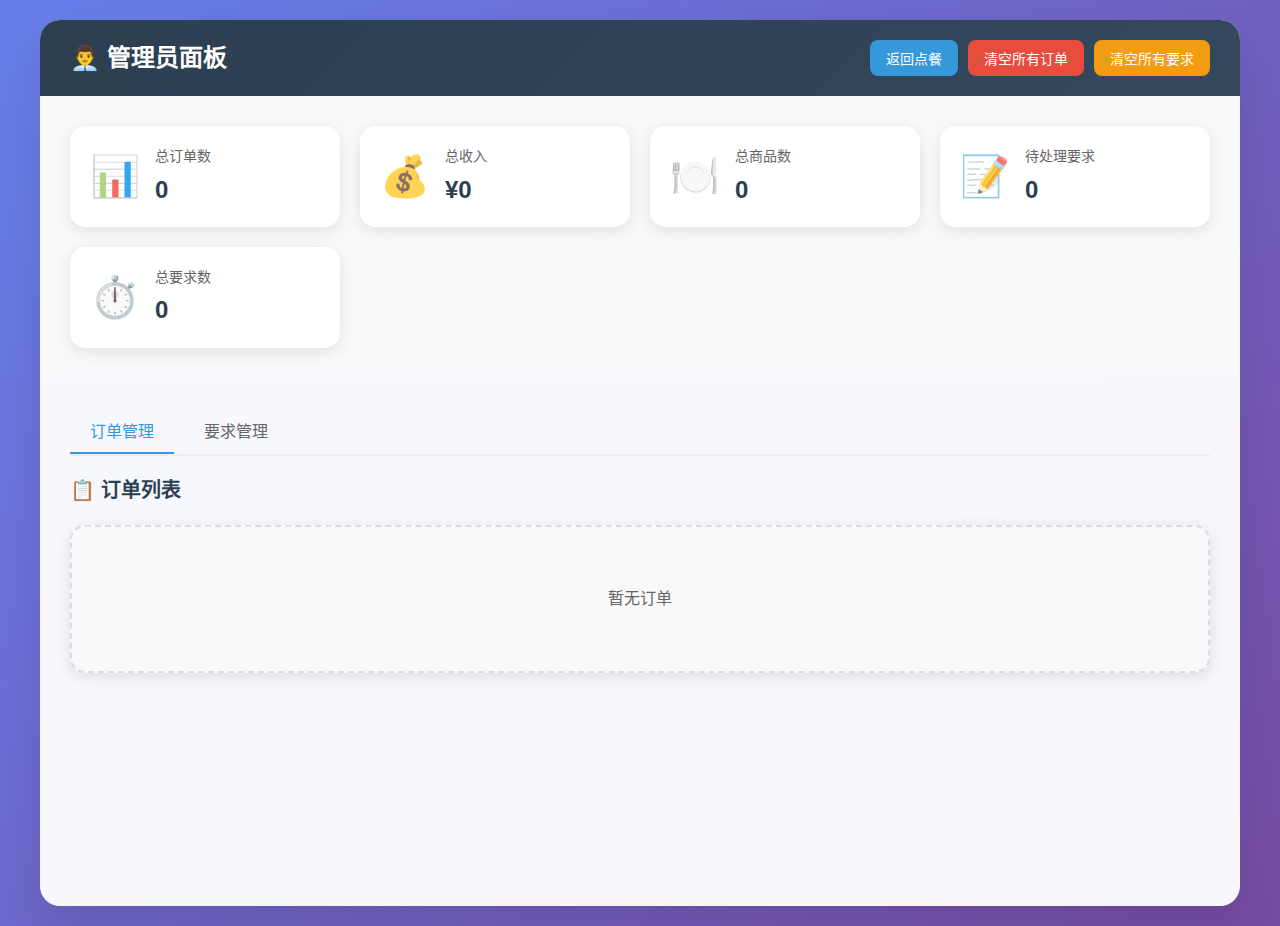
<file: admin.html>
<!DOCTYPE html>
<html lang="zh-CN">
<head>
    <meta charset="UTF-8">
    <meta name="viewport" content="width=device-width, initial-scale=1.0">
    <title>管理员 - 欢迎来到渺渺的自助餐厅</title>
    <link rel="stylesheet" href="style.css">
    <link rel="stylesheet" href="admin.css">
</head>
<body>
    <div class="admin-container">
        <header class="admin-header">
            <h1>👨‍💼 管理员面板</h1>
            <div class="admin-actions">
                <button class="back-btn" onclick="goBack()">返回点餐</button>
                <button class="clear-btn" onclick="clearAllOrders()">清空所有订单</button>
                <button class="clear-requests-btn" onclick="clearAllRequests()">清空所有要求</button>
            </div>
        </header>

        <div class="admin-stats">
            <div class="stat-card">
                <div class="stat-icon">📊</div>
                <div class="stat-content">
                    <h3>总订单数</h3>
                    <div class="stat-value" id="total-orders">0</div>
                </div>
            </div>
            <div class="stat-card">
                <div class="stat-icon">💰</div>
                <div class="stat-content">
                    <h3>总收入</h3>
                    <div class="stat-value" id="total-revenue">¥0</div>
                </div>
            </div>
            <div class="stat-card">
                <div class="stat-icon">🍽️</div>
                <div class="stat-content">
                    <h3>总商品数</h3>
                    <div class="stat-value" id="total-items">0</div>
                </div>
            </div>
            <div class="stat-card">
                <div class="stat-icon">📝</div>
                <div class="stat-content">
                    <h3>待处理要求</h3>
                    <div class="stat-value" id="pending-requests">0</div>
                </div>
            </div>
            <div class="stat-card">
                <div class="stat-icon">⏱️</div>
                <div class="stat-content">
                    <h3>总要求数</h3>
                    <div class="stat-value" id="total-requests">0</div>
                </div>
            </div>
        </div>

        <main class="admin-main">
            <div class="admin-tabs">
                <button class="admin-tab active" onclick="switchTab('orders')">订单管理</button>
                <button class="admin-tab" onclick="switchTab('requests')">要求管理</button>
            </div>
            
            <div class="admin-content">
                <div class="orders-section" id="orders-section">
                    <h2>📋 订单列表</h2>
                    <div class="orders-container" id="orders-container">
                        <div class="no-orders">暂无订单</div>
                    </div>
                </div>
                
                <div class="requests-section" id="requests-section" style="display: none;">
                    <h2>📝 定制要求列表</h2>
                    <div class="requests-filter">
                        <button class="filter-btn active" onclick="filterRequests('all')">全部</button>
                        <button class="filter-btn" onclick="filterRequests('pending')">待处理</button>
                        <button class="filter-btn" onclick="filterRequests('processing')">制作中</button>
                        <button class="filter-btn" onclick="filterRequests('completed')">已完成</button>
                        <button class="filter-btn" onclick="filterRequests('urgent')">加急</button>
                    </div>
                    <div class="requests-container" id="requests-container">
                        <div class="no-requests">暂无要求</div>
                    </div>
                </div>
            </div>
        </main>
    </div>

    <div class="success-message" id="success-message">
        操作成功！
    </div>

    <div class="error-message" id="error-message">
        操作失败！
    </div>

    <script src="admin.js"></script>
</body>
</html>
</file>
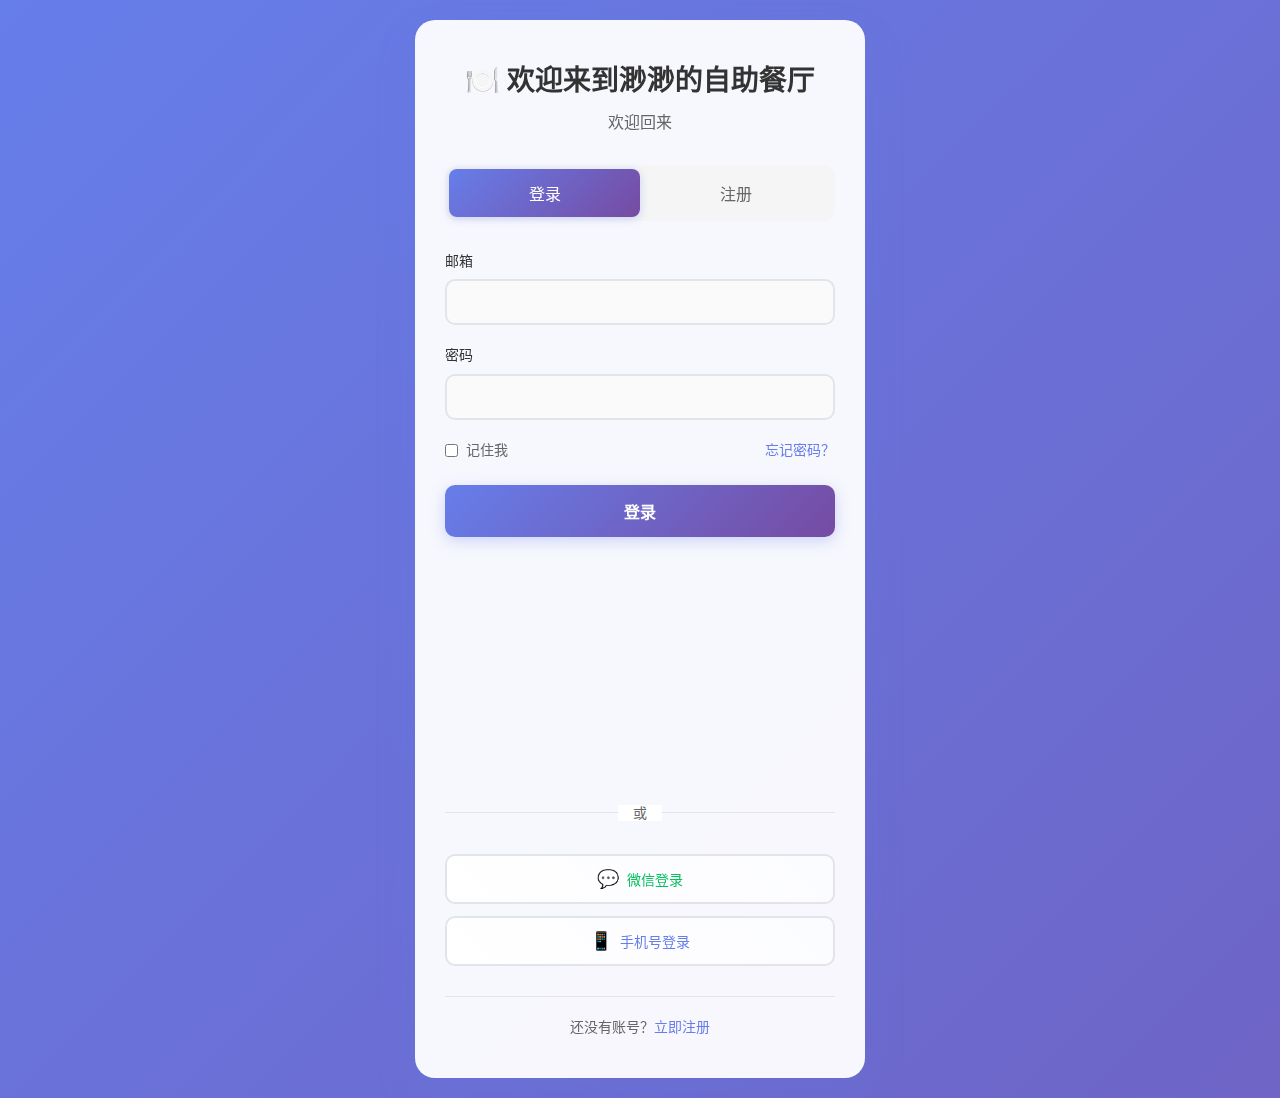
<file: auth.html>
<!DOCTYPE html>
<html lang="zh-CN">
<head>
    <meta charset="UTF-8">
    <meta name="viewport" content="width=device-width, initial-scale=1.0">
    <title>登录/注册 - 欢迎来到渺渺的自助餐厅</title>
    <link rel="stylesheet" href="style.css">
    <link rel="stylesheet" href="auth.css">
</head>
<body>
    <div class="auth-container">
        <div class="auth-card">
            <div class="auth-header">
                <h1>🍽️ 欢迎来到渺渺的自助餐厅</h1>
                <p>欢迎回来</p>
            </div>

            <div class="auth-tabs">
                <button class="auth-tab active" onclick="switchTab('login')">登录</button>
                <button class="auth-tab" onclick="switchTab('register')">注册</button>
            </div>

            <div class="auth-forms">
                <form id="login-form" class="auth-form active">
                    <div class="form-group">
                        <label for="login-email">邮箱</label>
                        <input type="email" id="login-email" name="email" required>
                    </div>
                    <div class="form-group">
                        <label for="login-password">密码</label>
                        <input type="password" id="login-password" name="password" required>
                    </div>
                    <div class="form-options">
                        <label class="remember-me">
                            <input type="checkbox" id="remember-me">
                            <span>记住我</span>
                        </label>
                        <a href="#" class="forgot-password">忘记密码？</a>
                    </div>
                    <button type="submit" class="auth-btn">登录</button>
                </form>

                <form id="register-form" class="auth-form">
                    <div class="form-group">
                        <label for="register-username">用户名</label>
                        <input type="text" id="register-username" name="username" required>
                    </div>
                    <div class="form-group">
                        <label for="register-email">邮箱</label>
                        <input type="email" id="register-email" name="email" required>
                    </div>
                    <div class="form-group">
                        <label for="register-password">密码</label>
                        <input type="password" id="register-password" name="password" required>
                    </div>
                    <div class="form-group">
                        <label for="register-confirm-password">确认密码</label>
                        <input type="password" id="register-confirm-password" name="confirmPassword" required>
                    </div>
                    <div class="form-agreement">
                        <label class="agree-terms">
                            <input type="checkbox" id="agree-terms" required>
                            <span>我同意 <a href="#" class="terms-link">服务条款</a> 和 <a href="#" class="privacy-link">隐私政策</a></span>
                        </label>
                    </div>
                    <button type="submit" class="auth-btn">注册</button>
                </form>
            </div>

            <div class="auth-divider">
                <span>或</span>
            </div>

            <div class="social-login">
                <button class="social-btn wechat-btn">
                    <span class="social-icon">💬</span>
                    微信登录
                </button>
                <button class="social-btn phone-btn">
                    <span class="social-icon">📱</span>
                    手机号登录
                </button>
            </div>

            <div class="auth-footer">
                <p>还没有账号？<a href="#" onclick="switchTab('register')">立即注册</a></p>
            </div>
        </div>
    </div>

    <div class="success-message" id="success-message">
        操作成功！
    </div>

    <div class="error-message" id="error-message">
        操作失败，请重试
    </div>

    <script src="auth.js"></script>
</body>
</html>
</file>
<file: style.css>
* {
    margin: 0;
    padding: 0;
    box-sizing: border-box;
}

body {
    font-family: -apple-system, BlinkMacSystemFont, 'SF Pro Display', 'SF Pro Text', 'Helvetica Neue', Helvetica, Arial, sans-serif;
    background-color: #f2f2f2;
    line-height: 1.47059;
    color: #1c1c1e;
    -webkit-font-smoothing: antialiased;
    -moz-osx-font-smoothing: grayscale;
    user-select: none;
    -webkit-user-select: none;
    -webkit-tap-highlight-color: transparent;
    margin: 0;
    padding: 0;
    min-height: 100vh;
}

.app-container {
    display: flex;
    flex-direction: column;
    min-height: 100vh;
    background-color: #f2f2f2;
}

.header {
    background: rgba(255, 255, 255, 0.95);
    backdrop-filter: blur(20px);
    -webkit-backdrop-filter: blur(20px);
    color: #1c1c1e;
    padding: 15px 0;
    position: sticky;
    top: 0;
    z-index: 100;
    border-bottom: 1px solid rgba(60, 60, 67, 0.12);
    display: flex;
    flex-direction: column;
    align-items: center;
    min-height: auto;
    box-shadow: 0 2px 10px rgba(0, 0, 0, 0.1);
}

.header h1 {
    font-size: 17px;
    font-weight: 600;
    letter-spacing: -0.41px;
    margin-bottom: 10px;
    text-align: center;
    padding: 0 16px;
}

.user-actions {
    display: flex;
    gap: 10px;
    margin-bottom: 8px;
    align-items: flex-start;
    padding-left: 16px;
}

.cart-section {
    display: flex;
    align-items: center;
}


.admin-btn {
    font-size: 14px;
    cursor: pointer;
    padding: 8px 12px;
    border-radius: 8px;
    background: transparent;
    transition: all 0.2s ease;
    color: #8e44ad;
    border: 1px solid #8e44ad;
    font-weight: 500;
}

.admin-btn:hover {
    background: rgba(142, 68, 173, 0.1);
}

.admin-btn:active {
    background: rgba(142, 68, 173, 0.2);
    transform: scale(0.95);
}

.login-btn {
    font-size: 14px;
    cursor: pointer;
    padding: 8px 12px;
    border-radius: 8px;
    background: transparent;
    transition: all 0.2s ease;
    color: #007aff;
    border: 1px solid #007aff;
    font-weight: 500;
}

.login-btn:hover {
    background: rgba(0, 122, 255, 0.1);
}

.login-btn:active {
    background: rgba(0, 122, 255, 0.2);
    transform: scale(0.95);
}

.cart-icon {
    position: relative;
    font-size: 22px;
    cursor: pointer;
    padding: 11px;
    border-radius: 8px;
    background: transparent;
    transition: background 0.2s ease;
    color: #007aff;
    margin-right: 6px;
}

.cart-icon:hover {
    background: rgba(0, 122, 255, 0.1);
}

.cart-icon:active {
    background: rgba(0, 122, 255, 0.2);
    transform: scale(0.95);
}

.cart-icon span {
    position: absolute;
    top: 6px;
    right: 6px;
    background: #ff3b30;
    color: white;
    border-radius: 10px;
    width: 18px;
    height: 18px;
    display: flex;
    align-items: center;
    justify-content: center;
    font-size: 11px;
    font-weight: 600;
    border: 2px solid rgba(255, 255, 255, 0.72);
    backdrop-filter: blur(20px);
    -webkit-backdrop-filter: blur(20px);
}

.main-content {
    display: flex;
    flex: 1;
    position: relative;
    background-color: #f2f2f2;
    overflow: hidden;
    min-height: 0;
}

.categories {
    background: rgba(255, 255, 255, 0.95);
    backdrop-filter: blur(20px);
    -webkit-backdrop-filter: blur(20px);
    padding: 16px 8px;
    border-right: 1px solid rgba(60, 60, 67, 0.12);
    display: flex;
    flex-direction: column;
    gap: 8px;
    width: 180px;
    flex-shrink: 0;
    position: relative;
    z-index: 50;
    overflow-y: auto;
    box-shadow: 2px 0 10px rgba(0, 0, 0, 0.05);
}

.categories::-webkit-scrollbar {
    width: 4px;
}

.categories::-webkit-scrollbar-track {
    background: transparent;
}

.categories::-webkit-scrollbar-thumb {
    background: rgba(0, 0, 0, 0.2);
    border-radius: 2px;
}

.categories::-webkit-scrollbar-thumb:hover {
    background: rgba(0, 0, 0, 0.3);
}

.category-btn {
    background: transparent;
    border: none;
    padding: 12px 8px;
    border-radius: 10px;
    cursor: pointer;
    font-size: 13px;
    font-weight: 500;
    transition: all 0.2s ease;
    touch-action: manipulation;
    color: #8e8e93;
    white-space: nowrap;
    letter-spacing: -0.24px;
    text-align: center;
    width: 100%;
    min-height: 40px;
    display: flex;
    align-items: center;
    justify-content: center;
    word-break: break-word;
    overflow: hidden;
    box-sizing: border-box;
}

.category-btn:hover {
    background: rgba(0, 122, 255, 0.1);
    color: #007aff;
}

.category-btn.active {
    background: #007aff;
    color: white;
    font-weight: 600;
}

.menu {
    flex: 1;
    padding: 20px;
    overflow-y: auto;
    background-color: #f9f9f9;
    min-height: 0;
}

.menu-grid {
    display: grid;
    grid-template-columns: repeat(auto-fill, minmax(300px, 1fr));
    gap: 16px;
    max-width: 1200px;
    margin: 0 auto;
}

.menu-item {
    background: rgba(255, 255, 255, 0.72);
    backdrop-filter: blur(20px);
    -webkit-backdrop-filter: blur(20px);
    border-radius: 0;
    overflow: hidden;
    margin: 0;
    border-bottom: 1px solid rgba(60, 60, 67, 0.12);
    transition: all 0.2s ease;
    display: flex;
    align-items: center;
    padding: 12px;
    gap: 12px;
}

.menu-item.visible {
    display: flex;
}

.menu-item.hidden {
    display: none;
}

.menu-item:active {
    background: rgba(0, 122, 255, 0.1);
    transform: scale(0.98);
}

.menu-item img {
    width: 80px;
    height: 80px;
    object-fit: cover;
    border-radius: 12px;
    flex-shrink: 0;
}

.menu-item-content {
    flex: 1;
    display: flex;
    flex-direction: column;
    gap: 4px;
    min-width: 0;
}

.menu-item h3 {
    font-size: 16px;
    font-weight: 600;
    color: #1c1c1e;
    margin: 0;
    letter-spacing: -0.32px;
    white-space: nowrap;
    overflow: hidden;
    text-overflow: ellipsis;
    max-width: 120px;
}

.menu-item p {
    color: #8e8e93;
    font-size: 13px;
    margin: 0;
    line-height: 1.4;
    letter-spacing: -0.08px;
    white-space: nowrap;
    overflow: hidden;
    text-overflow: ellipsis;
    max-width: 120px;
}

.price {
    font-size: 18px;
    font-weight: 600;
    color: #ff3b30;
    margin: 0;
    letter-spacing: -0.41px;
}

.add-btn {
    background: #007aff;
    color: white;
    border: none;
    cursor: pointer;
    font-size: 15px;
    font-weight: 500;
    padding: 8px 16px;
    border-radius: 20px;
    transition: all 0.2s ease;
    touch-action: manipulation;
    letter-spacing: -0.24px;
    white-space: nowrap;
    flex-shrink: 0;
    align-self: center;
}

.add-btn:hover {
    background: #0051d5;
}

.add-btn:active {
    background: #003d99;
    transform: scale(0.95);
}

.add-btn.custom-btn {
    background: linear-gradient(135deg, #ff6b6b, #ee5a24);
}

.add-btn.custom-btn:hover {
    background: linear-gradient(135deg, #ee5a24, #d63031);
}

.add-btn.custom-btn:active {
    background: linear-gradient(135deg, #d63031, #c44569);
}

.cart-overlay {
    position: fixed;
    top: 0;
    left: 0;
    right: 0;
    bottom: 0;
    background: rgba(0, 0, 0, 0.3);
    display: none;
    align-items: flex-end;
    z-index: 1000;
    backdrop-filter: blur(20px);
    -webkit-backdrop-filter: blur(20px);
}

.cart-overlay.active {
    display: flex;
}

.cart {
    background: rgba(255, 255, 255, 0.72);
    backdrop-filter: blur(20px);
    -webkit-backdrop-filter: blur(20px);
    width: 100%;
    max-height: 75vh;
    border-radius: 20px 20px 0 0;
    overflow: hidden;
    animation: slideUp 0.3s ease-out;
    border-top: 1px solid rgba(60, 60, 67, 0.12);
}

@keyframes slideUp {
    from {
        transform: translateY(100%);
    }
    to {
        transform: translateY(0);
    }
}

.cart-header {
    background: transparent;
    color: #1c1c1e;
    padding: 16px;
    display: flex;
    justify-content: space-between;
    align-items: center;
    border-bottom: 1px solid rgba(60, 60, 67, 0.12);
}

.cart-header h2 {
    font-size: 17px;
    font-weight: 600;
    letter-spacing: -0.41px;
}

.close-btn {
    background: transparent;
    border: none;
    color: #1c1c1e;
    font-size: 22px;
    cursor: pointer;
    width: 32px;
    height: 32px;
    border-radius: 16px;
    display: flex;
    align-items: center;
    justify-content: center;
    transition: background 0.2s ease;
    font-weight: 300;
}

.close-btn:hover {
    background: rgba(0, 122, 255, 0.1);
}

.close-btn:active {
    background: rgba(0, 122, 255, 0.2);
    transform: scale(0.95);
}

.cart-items {
    padding: 16px;
    max-height: 400px;
    overflow-y: auto;
    -webkit-overflow-scrolling: touch;
}

.cart-item {
    display: flex;
    justify-content: space-between;
    align-items: center;
    padding: 16px 0;
    border-bottom: 1px solid rgba(60, 60, 67, 0.12);
}

.cart-item:last-child {
    border-bottom: none;
}

.cart-item-info {
    flex: 1;
}

.cart-item-name {
    font-weight: 600;
    font-size: 16px;
    margin-bottom: 4px;
    letter-spacing: -0.32px;
}

.cart-item-price {
    color: #8e8e93;
    font-size: 14px;
    letter-spacing: -0.08px;
}

.quantity-controls {
    display: flex;
    align-items: center;
    gap: 12px;
}

.quantity-btn {
    background: transparent;
    border: 1px solid rgba(60, 60, 67, 0.3);
    width: 32px;
    height: 32px;
    border-radius: 16px;
    cursor: pointer;
    font-size: 18px;
    font-weight: 400;
    display: flex;
    align-items: center;
    justify-content: center;
    transition: all 0.2s ease;
    color: #007aff;
}

.quantity-btn:hover {
    background: rgba(0, 122, 255, 0.1);
}

.quantity-btn:active {
    background: rgba(0, 122, 255, 0.2);
    transform: scale(0.95);
}

.quantity {
    font-weight: 600;
    min-width: 24px;
    text-align: center;
    font-size: 16px;
    letter-spacing: -0.32px;
}

.remove-btn {
    background: transparent;
    color: #ff3b30;
    border: 1px solid #ff3b30;
    padding: 6px 12px;
    border-radius: 16px;
    cursor: pointer;
    font-size: 13px;
    font-weight: 500;
    transition: all 0.2s ease;
    letter-spacing: -0.08px;
}

.remove-btn:hover {
    background: rgba(255, 59, 48, 0.1);
}

.remove-btn:active {
    background: rgba(255, 59, 48, 0.2);
    transform: scale(0.95);
}

.empty-cart {
    text-align: center;
    color: #8e8e93;
    padding: 60px 20px;
    font-size: 16px;
    letter-spacing: -0.32px;
}

.cart-footer {
    background: transparent;
    padding: 16px;
    border-top: 1px solid rgba(60, 60, 67, 0.12);
}

.total {
    display: flex;
    justify-content: space-between;
    align-items: center;
    margin-bottom: 12px;
    font-size: 16px;
    font-weight: 600;
    letter-spacing: -0.32px;
}

.total span:last-child {
    color: #ff3b30;
}

.checkout-btn {
    width: 100%;
    padding: 14px;
    background: #007aff;
    color: white;
    border: none;
    border-radius: 20px;
    font-size: 16px;
    font-weight: 600;
    cursor: pointer;
    transition: all 0.2s ease;
    letter-spacing: -0.32px;
}

.checkout-btn:hover {
    background: #0051d5;
}

.checkout-btn:active {
    background: #003d99;
    transform: scale(0.98);
}

.admin-view-btn {
    width: 100%;
    padding: 14px;
    background: #8e44ad;
    color: white;
    border: none;
    border-radius: 20px;
    font-size: 16px;
    font-weight: 600;
    cursor: pointer;
    transition: all 0.2s ease;
    letter-spacing: -0.32px;
    margin-top: 10px;
}

.admin-view-btn:hover {
    background: #7d3c98;
}

.admin-view-btn:active {
    background: #6c3483;
    transform: scale(0.98);
}

.success-message {
    position: fixed;
    top: 50%;
    left: 50%;
    transform: translate(-50%, -50%);
    background: rgba(255, 255, 255, 0.72);
    backdrop-filter: blur(20px);
    -webkit-backdrop-filter: blur(20px);
    color: #1c1c1e;
    padding: 20px 40px;
    border-radius: 20px;
    font-size: 17px;
    font-weight: 600;
    display: none;
    z-index: 2000;
    animation: fadeInOut 2s ease-in-out;
    border: 1px solid rgba(60, 60, 67, 0.12);
    letter-spacing: -0.41px;
}

@keyframes fadeInOut {
    0%, 100% { opacity: 0; transform: translate(-50%, -50%) scale(0.8); }
    10%, 90% { opacity: 1; transform: translate(-50%, -50%) scale(1); }
}

@keyframes slideUp {
    from {
        transform: translateY(100%);
        opacity: 0;
    }
    to {
        transform: translateY(0);
        opacity: 1;
    }
}

@keyframes pulse {
    0% { transform: scale(1); }
    50% { transform: scale(1.05); }
    100% { transform: scale(1); }
}

@keyframes bounce {
    0%, 20%, 50%, 80%, 100% { transform: translateY(0); }
    40% { transform: translateY(-5px); }
    60% { transform: translateY(-3px); }
}

@keyframes fadeIn {
    from {
        opacity: 0;
        transform: translateY(10px);
    }
    to {
        opacity: 1;
        transform: translateY(0);
    }
}

.menu-item:active {
    animation: pulse 0.3s ease-in-out;
}

.cart-icon:active {
    animation: bounce 0.4s ease-in-out;
}

@media (max-width: 768px) {
    .main-content {
        flex-direction: row;
    }
    
    .categories {
        flex-direction: column;
        width: 120px;
        padding: 8px 4px;
        border-right: 1px solid rgba(60, 60, 67, 0.12);
        border-bottom: none;
        overflow-y: auto;
        overflow-x: hidden;
        gap: 6px;
        flex-shrink: 0;
        max-height: 400px;
        align-items: stretch;
    }
    
    .menu-item {
        animation: fadeIn 0.3s ease-in-out;
    }
    
    .categories::-webkit-scrollbar {
        display: none;
    }
    
    .category-btn {
        width: 100%;
        min-width: auto;
        flex-shrink: 0;
        font-size: 12px;
        padding: 8px 6px;
        text-align: center;
        line-height: 1.1;
        word-break: break-word;
        border-radius: 6px;
        white-space: nowrap;
        height: auto;
        display: flex;
        align-items: center;
        justify-content: center;
    }
    
    .menu {
        flex: 1;
        padding: 16px;
        overflow-y: auto;
        min-height: 0;
    }
    
    .menu-grid {
        grid-template-columns: 1fr;
        gap: 12px;
    }
    
    .cart {
        max-height: 70vh;
    }
    
    .empty-state {
        padding: 30px 20px;
        max-width: 90%;
    }
    
    .empty-icon {
        font-size: 36px;
        margin-bottom: 12px;
    }
    
    .empty-state h3 {
        font-size: 16px;
        margin-bottom: 6px;
    }
    
    .empty-state p {
        font-size: 12px;
    }
}

@media (max-width: 480px) {
    .categories {
        width: 100px;
        padding: 6px 2px;
        gap: 4px;
        overflow-y: auto;
        overflow-x: hidden;
        max-height: 350px;
        align-items: stretch;
    }
    
    .categories::-webkit-scrollbar {
        display: none;
    }
    
    .category-btn {
        width: 100%;
        min-width: auto;
        font-size: 11px;
        padding: 6px 4px;
        border-radius: 5px;
        line-height: 1.1;
        text-align: center;
        flex-shrink: 0;
        white-space: nowrap;
        height: auto;
        display: flex;
        align-items: center;
        justify-content: center;
    }
    
    .menu {
        padding: 12px;
    }
    
    .menu-grid {
        grid-template-columns: 1fr;
        gap: 8px;
    }
    
    .menu-item {
        padding: 8px;
        gap: 8px;
    }
    
    .menu-item img {
        width: 60px;
        height: 60px;
        border-radius: 8px;
    }
    
    .menu-item h3 {
        font-size: 14px;
        max-width: 80px;
    }
    
    .menu-item p {
        font-size: 11px;
        max-width: 80px;
    }
    
    .price {
        font-size: 14px;
    }
    
    .add-btn {
        padding: 6px 10px;
        font-size: 12px;
        border-radius: 15px;
    }
    
    .cart {
        max-height: 65vh;
        border-radius: 15px 15px 0 0;
    }
    
    .cart-header {
        padding: 15px;
    }
    
    .cart-header h2 {
        font-size: 18px;
    }
    
    .cart-items {
        padding: 0 15px;
    }
    
    .cart-footer {
        padding: 15px;
    }
    
    .cart-item {
        padding: 10px 0;
    }
    
    .cart-item-name {
        font-size: 14px;
    }
    
    .cart-item-price {
        font-size: 12px;
    }
    
    .quantity-btn {
        width: 24px;
        height: 24px;
        font-size: 12px;
    }
    
    .quantity {
        font-size: 12px;
        min-width: 20px;
    }
    
    .remove-btn {
        font-size: 10px;
        padding: 4px 8px;
    }
    
    .total {
        font-size: 16px;
    }
    
    .checkout-btn, .admin-view-btn {
        padding: 8px;
        font-size: 12px;
    }
    
    .empty-state {
        padding: 25px 15px;
        max-width: 95%;
    }
    
    .empty-icon {
        font-size: 32px;
        margin-bottom: 10px;
    }
    
    .empty-state h3 {
        font-size: 15px;
        margin-bottom: 5px;
    }
    
    .empty-state p {
        font-size: 11px;
    }
}

/* 中等屏幕设备优化 */
@media (max-width: 1024px) {
    .categories {
        width: 160px;
        padding: 14px 8px;
    }
    
    .category-btn {
        font-size: 13px;
        padding: 12px 6px;
        min-height: 42px;
        line-height: 1.2;
        word-break: break-word;
    }
    
    .menu {
        padding: 16px 20px;
    }
    
    .menu-grid {
        grid-template-columns: repeat(auto-fill, minmax(280px, 1fr));
    }
    
    .menu-item h3 {
        max-width: 120px;
    }
    
    .menu-item p {
        max-width: 120px;
    }
}

/* 针对超小屏幕和横屏模式的优化 */
@media (max-width: 360px) or (orientation: landscape) and (max-height: 500px) {
    .categories {
        width: 80px;
        padding: 4px 2px;
        gap: 3px;
        overflow-y: auto;
        overflow-x: hidden;
        max-height: 300px;
        align-items: stretch;
    }
    
    .category-btn {
        width: 100%;
        min-width: auto;
        font-size: 10px;
        padding: 4px 3px;
        border-radius: 4px;
        line-height: 1.0;
        height: auto;
        display: flex;
        align-items: center;
        justify-content: center;
    }
    
    .menu {
        padding: 8px;
    }
    
    .menu-grid {
        grid-template-columns: 1fr;
        gap: 8px;
    }
    
    .menu-item {
        padding: 6px;
        gap: 6px;
    }
    
    .menu-item img {
        width: 50px;
        height: 50px;
        border-radius: 6px;
    }
    
    .menu-item h3 {
        font-size: 13px;
        max-width: 70px;
    }
    
    .menu-item p {
        font-size: 10px;
        max-width: 70px;
    }
    
    .price {
        font-size: 13px;
    }
    
    .add-btn {
        padding: 4px 8px;
        font-size: 11px;
        border-radius: 12px;
    }
}

@media (min-width: 1200px) {
    .menu-grid {
        grid-template-columns: repeat(auto-fill, minmax(350px, 1fr));
    }
}

/* 要求功能样式 */
.requests-overlay {
    position: fixed;
    top: 0;
    left: 0;
    right: 0;
    bottom: 0;
    background: rgba(0, 0, 0, 0.3);
    display: flex;
    align-items: flex-end;
    z-index: 1000;
    backdrop-filter: blur(20px);
    -webkit-backdrop-filter: blur(20px);
    opacity: 0;
    visibility: hidden;
    transition: opacity 0.3s ease, visibility 0.3s ease;
}

.requests-overlay.active {
    opacity: 1;
    visibility: visible;
}

.requests-modal {
    background: rgba(255, 255, 255, 0.72);
    backdrop-filter: blur(20px);
    -webkit-backdrop-filter: blur(20px);
    width: 100%;
    max-height: 85vh;
    border-radius: 20px 20px 0 0;
    overflow: hidden;
    animation: slideUp 0.3s ease-out;
    border-top: 1px solid rgba(60, 60, 67, 0.12);
    display: flex;
    flex-direction: column;
    max-width: 500px;
    margin: 0 auto;
}

.requests-header {
    background: transparent;
    color: #1c1c1e;
    padding: 16px;
    display: flex;
    justify-content: space-between;
    align-items: center;
    border-bottom: 1px solid rgba(60, 60, 67, 0.12);
    flex-shrink: 0;
}

.requests-header h2 {
    font-size: 17px;
    font-weight: 600;
    letter-spacing: -0.41px;
}

.requests-content {
    flex: 1;
    overflow-y: auto;
    padding: 16px;
    display: flex;
    flex-direction: column;
    gap: 20px;
}

.request-form-section, .requests-info {
    background: rgba(255, 255, 255, 0.8);
    border-radius: 12px;
    padding: 16px;
    border: 1px solid rgba(60, 60, 67, 0.12);
}

.request-form-section h3, .requests-info h3 {
    font-size: 15px;
    font-weight: 600;
    margin-bottom: 12px;
    color: #1c1c1e;
}

.form-group {
    margin-bottom: 12px;
}

.form-group label {
    display: block;
    font-size: 13px;
    font-weight: 500;
    margin-bottom: 6px;
    color: #1c1c1e;
}

.form-group input, .form-group select, .form-group textarea {
    width: 100%;
    padding: 8px 12px;
    border: 1px solid rgba(60, 60, 67, 0.3);
    border-radius: 8px;
    font-size: 13px;
    background: rgba(255, 255, 255, 0.8);
    color: #1c1c1e;
}

.form-group textarea {
    resize: vertical;
    min-height: 80px;
}

.form-group input[type="checkbox"] {
    width: auto;
    margin-right: 6px;
}

.submit-btn {
    width: 100%;
    padding: 12px;
    background: linear-gradient(135deg, #007aff, #0051d5);
    color: white;
    border: none;
    border-radius: 8px;
    font-size: 15px;
    font-weight: 600;
    cursor: pointer;
    transition: all 0.2s ease;
}

.submit-btn:hover {
    background: linear-gradient(135deg, #0051d5, #003d99);
    transform: scale(1.02);
}

.submit-btn:active {
    transform: scale(0.98);
}

.requests-info ul {
    list-style: none;
    padding: 0;
}

.requests-info li {
    font-size: 12px;
    margin-bottom: 8px;
    padding-left: 16px;
    position: relative;
    color: #6e6e73;
}

.requests-info li:before {
    content: "•";
    position: absolute;
    left: 0;
    color: #007aff;
}

.requests-footer {
    padding: 16px;
    border-top: 1px solid rgba(60, 60, 67, 0.12);
    display: flex;
    gap: 10px;
}

.view-requests-btn, .close-modal-btn {
    flex: 1;
    padding: 12px;
    border: 1px solid rgba(60, 60, 67, 0.3);
    border-radius: 8px;
    font-size: 13px;
    font-weight: 600;
    cursor: pointer;
    transition: all 0.2s ease;
}

.view-requests-btn {
    background: rgba(255, 255, 255, 0.8);
    color: #007aff;
}

.close-modal-btn {
    background: rgba(255, 255, 255, 0.8);
    color: #1c1c1e;
}

.view-requests-btn:hover {
    background: #007aff;
    color: white;
}

.close-modal-btn:hover {
    background: rgba(60, 60, 67, 0.1);
}

.my-request-item {
    background: rgba(255, 255, 255, 0.8);
    border-radius: 8px;
    padding: 12px;
    margin-bottom: 8px;
    border: 1px solid rgba(60, 60, 67, 0.12);
}

.request-header {
    display: flex;
    justify-content: space-between;
    align-items: center;
    margin-bottom: 8px;
}

.request-type {
    font-size: 12px;
    font-weight: 600;
    color: #007aff;
}

.request-status {
    font-size: 11px;
    padding: 2px 6px;
    border-radius: 4px;
    font-weight: 600;
}

.request-status.pending { background: #fff3cd; color: #856404; }
.request-status.processing { background: #cce5ff; color: #004085; }
.request-status.completed { background: #d4edda; color: #155724; }
.request-status.cancelled { background: #f8d7da; color: #721c24; }

.request-description {
    font-size: 12px;
    margin-bottom: 8px;
    color: #1c1c1e;
}

.request-meta {
    font-size: 11px;
    color: #6e6e73;
}

.request-meta span {
    margin-right: 12px;
}

/* 评论功能样式 */
.reviews-overlay {
    position: fixed;
    top: 0;
    left: 0;
    right: 0;
    bottom: 0;
    background: rgba(0, 0, 0, 0.3);
    display: flex;
    align-items: flex-end;
    z-index: 1000;
    backdrop-filter: blur(20px);
    -webkit-backdrop-filter: blur(20px);
}

.reviews-modal {
    background: rgba(255, 255, 255, 0.72);
    backdrop-filter: blur(20px);
    -webkit-backdrop-filter: blur(20px);
    width: 100%;
    max-height: 85vh;
    border-radius: 20px 20px 0 0;
    overflow: hidden;
    animation: slideUp 0.3s ease-out;
    border-top: 1px solid rgba(60, 60, 67, 0.12);
    display: flex;
    flex-direction: column;
    max-width: 500px;
    margin: 0 auto;
}

.reviews-header {
    background: transparent;
    color: #1c1c1e;
    padding: 16px;
    display: flex;
    justify-content: space-between;
    align-items: center;
    border-bottom: 1px solid rgba(60, 60, 67, 0.12);
    flex-shrink: 0;
}

.reviews-header h2 {
    font-size: 17px;
    font-weight: 600;
    letter-spacing: -0.41px;
}

.reviews-content {
    flex: 1;
    overflow-y: auto;
    padding: 16px;
    display: flex;
    flex-direction: column;
    gap: 20px;
}

.review-form-section, .reviews-list-section {
    background: rgba(255, 255, 255, 0.5);
    border-radius: 12px;
    padding: 16px;
    border: 1px solid rgba(60, 60, 67, 0.12);
}

.review-form-section h3, .reviews-list-section h3 {
    font-size: 16px;
    font-weight: 600;
    margin-bottom: 12px;
    color: #1c1c1e;
}

.form-group {
    margin-bottom: 12px;
}

.form-group label {
    display: block;
    font-size: 14px;
    font-weight: 500;
    margin-bottom: 6px;
    color: #1c1c1e;
}

.form-group input,
.form-group select,
.form-group textarea {
    width: 100%;
    padding: 10px 12px;
    border: 1px solid rgba(60, 60, 67, 0.3);
    border-radius: 8px;
    font-size: 14px;
    background: rgba(255, 255, 255, 0.8);
    transition: all 0.2s ease;
}

.form-group input:focus,
.form-group select:focus,
.form-group textarea:focus {
    outline: none;
    border-color: #007aff;
    background: rgba(255, 255, 255, 1);
}

.star-rating {
    display: flex;
    gap: 4px;
    margin-top: 6px;
}

.star {
    font-size: 20px;
    color: #d1d1d6;
    cursor: pointer;
    transition: all 0.2s ease;
    user-select: none;
}

.star:hover {
    transform: scale(1.1);
}

.star.filled {
    color: #ff9500;
}

.submit-btn {
    width: 100%;
    padding: 12px;
    background: #007aff;
    color: white;
    border: none;
    border-radius: 10px;
    font-size: 14px;
    font-weight: 600;
    cursor: pointer;
    transition: all 0.2s ease;
    letter-spacing: -0.24px;
}

.submit-btn:hover {
    background: #0051d5;
}

.submit-btn:active {
    background: #003d99;
    transform: scale(0.98);
}

.reviews-list {
    display: flex;
    flex-direction: column;
    gap: 12px;
    max-height: 300px;
    overflow-y: auto;
}

.review-item {
    background: rgba(255, 255, 255, 0.6);
    border-radius: 10px;
    padding: 12px;
    border: 1px solid rgba(60, 60, 67, 0.12);
    transition: all 0.2s ease;
}

.review-item:active {
    background: rgba(0, 122, 255, 0.1);
    transform: scale(0.98);
}

.review-header {
    display: flex;
    justify-content: space-between;
    align-items: flex-start;
    margin-bottom: 8px;
}

.review-info {
    display: flex;
    flex-direction: column;
    gap: 2px;
    flex: 1;
}

.review-author {
    font-weight: 600;
    font-size: 14px;
    color: #1c1c1e;
}

.review-item-name {
    font-size: 12px;
    color: #8e8e93;
}

.review-time {
    font-size: 11px;
    color: #c7c7cc;
    align-self: flex-end;
}

.review-content {
    font-size: 14px;
    line-height: 1.4;
    color: #1c1c1e;
    margin-bottom: 8px;
}

.review-actions {
    display: flex;
    gap: 8px;
    margin-bottom: 8px;
}

.reply-btn, .replies-btn {
    font-size: 12px;
    padding: 6px 10px;
    border-radius: 6px;
    background: transparent;
    border: 1px solid rgba(60, 60, 67, 0.3);
    cursor: pointer;
    transition: all 0.2s ease;
    color: #007aff;
}

.reply-btn:hover, .replies-btn:hover {
    background: rgba(0, 122, 255, 0.1);
    border-color: #007aff;
}

.reply-btn:active, .replies-btn:active {
    transform: scale(0.95);
}

.reply-form {
    background: rgba(246, 246, 250, 0.8);
    border-radius: 8px;
    padding: 12px;
    margin-bottom: 8px;
    border: 1px solid rgba(60, 60, 67, 0.12);
}

.reply-input-group {
    display: flex;
    flex-direction: column;
    gap: 8px;
}

.reply-input-group input,
.reply-input-group textarea {
    padding: 8px 10px;
    border: 1px solid rgba(60, 60, 67, 0.3);
    border-radius: 6px;
    font-size: 13px;
    background: rgba(255, 255, 255, 0.9);
}

.reply-input-group textarea {
    resize: vertical;
    min-height: 60px;
}

.submit-reply-btn {
    padding: 8px 12px;
    background: #34c759;
    color: white;
    border: none;
    border-radius: 6px;
    font-size: 12px;
    font-weight: 500;
    cursor: pointer;
    transition: all 0.2s ease;
    align-self: flex-start;
}

.submit-reply-btn:hover {
    background: #2aa84a;
}

.submit-reply-btn:active {
    transform: scale(0.95);
}

.replies-list {
    margin-top: 8px;
    border-top: 1px solid rgba(60, 60, 67, 0.12);
    padding-top: 8px;
}

.reply-item {
    background: rgba(246, 246, 250, 0.6);
    border-radius: 6px;
    padding: 8px;
    margin-bottom: 6px;
}

.reply-author {
    font-weight: 600;
    font-size: 12px;
    color: #007aff;
    margin-bottom: 4px;
}

.reply-content {
    font-size: 13px;
    line-height: 1.3;
    color: #1c1c1e;
    margin-bottom: 4px;
}

.reply-time {
    font-size: 11px;
    color: #c7c7cc;
    text-align: right;
}

.empty-reviews {
    text-align: center;
    color: #8e8e93;
    padding: 40px 20px;
    font-size: 14px;
}

.no-category-selected {
    display: none;
    position: fixed;
    top: 50%;
    left: 50%;
    transform: translate(-50%, -50%);
    z-index: 10;
    pointer-events: none;
}

.empty-state {
    text-align: center;
    color: #8e8e93;
    background: rgba(255, 255, 255, 0.9);
    backdrop-filter: blur(20px);
    -webkit-backdrop-filter: blur(20px);
    padding: 40px 30px;
    border-radius: 20px;
    border: 1px solid rgba(60, 60, 67, 0.12);
    box-shadow: 0 10px 30px rgba(0, 0, 0, 0.1);
}

.empty-icon {
    font-size: 48px;
    margin-bottom: 16px;
    opacity: 0.8;
}

.empty-state h3 {
    font-size: 18px;
    font-weight: 600;
    color: #1c1c1e;
    margin-bottom: 8px;
}

.empty-state p {
    font-size: 14px;
    color: #8e8e93;
    line-height: 1.4;
}

/* 响应式设计 */
@media (max-width: 480px) {
    .reviews-modal {
        max-height: 90vh;
        border-radius: 15px 15px 0 0;
    }
    
    .reviews-content {
        padding: 12px;
    }
    
    .review-form-section, .reviews-list-section {
        padding: 12px;
        border-radius: 8px;
    }
    
    .reviews-list {
        max-height: 250px;
    }
    
    .review-header {
        flex-direction: column;
        gap: 4px;
    }
    
    .review-time {
        align-self: flex-start;
    }
    
    .star {
        font-size: 18px;
    }
    
    .review-content {
        font-size: 13px;
    }
}
</file>
<file: admin.css>
/* 管理员页面样式 */
* {
    margin: 0;
    padding: 0;
    box-sizing: border-box;
}

body {
    font-family: 'Microsoft YaHei', Arial, sans-serif;
    background: linear-gradient(135deg, #667eea 0%, #764ba2 100%);
    min-height: 100vh;
    padding: 20px;
}

.admin-container {
    max-width: 1200px;
    margin: 0 auto;
    background: rgba(255, 255, 255, 0.95);
    border-radius: 20px;
    box-shadow: 0 20px 40px rgba(0, 0, 0, 0.1);
    overflow: hidden;
}

.admin-header {
    background: linear-gradient(135deg, #2c3e50 0%, #34495e 100%);
    color: white;
    padding: 20px 30px;
    display: flex;
    justify-content: space-between;
    align-items: center;
}

.admin-header h1 {
    font-size: 24px;
    font-weight: 600;
}

.admin-actions {
    display: flex;
    gap: 10px;
}

.back-btn, .clear-btn, .clear-requests-btn {
    padding: 8px 16px;
    border: none;
    border-radius: 8px;
    font-size: 14px;
    font-weight: 500;
    cursor: pointer;
    transition: all 0.3s ease;
}

.back-btn {
    background: #3498db;
    color: white;
}

.back-btn:hover {
    background: #2980b9;
    transform: translateY(-1px);
}

.clear-btn {
    background: #e74c3c;
    color: white;
}

.clear-requests-btn {
    background: #f39c12;
    color: white;
}

.clear-btn:hover {
    background: #c0392b;
    transform: translateY(-1px);
}

.clear-requests-btn:hover {
    background: #e67e22;
    transform: translateY(-1px);
}

.admin-stats {
    display: grid;
    grid-template-columns: repeat(auto-fit, minmax(250px, 1fr));
    gap: 20px;
    padding: 30px;
    background: #f8f9fa;
}

.stat-card {
    background: white;
    border-radius: 15px;
    padding: 20px;
    box-shadow: 0 4px 15px rgba(0, 0, 0, 0.1);
    display: flex;
    align-items: center;
    gap: 15px;
    transition: transform 0.3s ease;
}

.stat-card:hover {
    transform: translateY(-2px);
}

.stat-icon {
    font-size: 2.5rem;
    opacity: 0.8;
}

.stat-content h3 {
    font-size: 14px;
    color: #666;
    margin-bottom: 5px;
    font-weight: 500;
}

.stat-value {
    font-size: 24px;
    font-weight: 700;
    color: #2c3e50;
}

.admin-main {
    padding: 30px;
}

.admin-tabs {
    display: flex;
    gap: 10px;
    margin-bottom: 20px;
    border-bottom: 2px solid #eee;
}

.admin-tab {
    padding: 10px 20px;
    background: none;
    border: none;
    border-bottom: 2px solid transparent;
    font-size: 16px;
    font-weight: 500;
    color: #666;
    cursor: pointer;
    transition: all 0.3s ease;
}

.admin-tab.active {
    color: #3498db;
    border-bottom-color: #3498db;
}

.admin-tab:hover {
    color: #3498db;
}

.admin-content {
    min-height: 400px;
}

.orders-section h2 {
    font-size: 20px;
    color: #2c3e50;
    margin-bottom: 20px;
    display: flex;
    align-items: center;
    gap: 10px;
}

.orders-container, .requests-container {
    display: grid;
    gap: 20px;
}

.requests-filter {
    display: flex;
    gap: 10px;
    margin-bottom: 20px;
    flex-wrap: wrap;
}

.filter-btn {
    padding: 8px 16px;
    background: white;
    border: 1px solid #ddd;
    border-radius: 20px;
    font-size: 14px;
    cursor: pointer;
    transition: all 0.3s ease;
}

.filter-btn.active {
    background: #3498db;
    color: white;
    border-color: #3498db;
}

.filter-btn:hover {
    border-color: #3498db;
    color: #3498db;
}

.filter-btn.active:hover {
    color: white;
}

.order-card {
    background: white;
    border-radius: 15px;
    padding: 20px;
    box-shadow: 0 4px 15px rgba(0, 0, 0, 0.1);
    border-left: 4px solid #3498db;
    transition: transform 0.3s ease;
}

.order-card:hover {
    transform: translateY(-2px);
}

.order-header {
    display: flex;
    justify-content: space-between;
    align-items: center;
    margin-bottom: 15px;
    padding-bottom: 10px;
    border-bottom: 1px solid #eee;
}

.order-id {
    font-weight: 600;
    color: #2c3e50;
}

.order-time {
    font-size: 12px;
    color: #666;
}

.order-items {
    margin-bottom: 15px;
}

.order-item {
    display: flex;
    justify-content: space-between;
    align-items: center;
    padding: 8px 0;
    border-bottom: 1px solid #f5f5f5;
}

.order-item:last-child {
    border-bottom: none;
}

.item-info {
    display: flex;
    align-items: center;
    gap: 10px;
}

.item-name {
    font-weight: 500;
    color: #2c3e50;
}

.item-quantity {
    background: #3498db;
    color: white;
    padding: 2px 8px;
    border-radius: 12px;
    font-size: 12px;
    font-weight: 500;
}

.item-price {
    font-weight: 600;
    color: #27ae60;
}

.order-footer {
    display: flex;
    justify-content: space-between;
    align-items: center;
    padding-top: 10px;
    border-top: 2px solid #f5f5f5;
}

.order-total {
    font-size: 18px;
    font-weight: 700;
    color: #e74c3c;
}

.order-status {
    padding: 4px 12px;
    border-radius: 20px;
    font-size: 12px;
    font-weight: 500;
}

.status-completed {
    background: #d4edda;
    color: #155724;
}

.no-orders, .no-requests {
    text-align: center;
    color: #666;
    font-size: 16px;
    padding: 40px 20px;
    background: white;
    border-radius: 15px;
    box-shadow: 0 4px 15px rgba(0, 0, 0, 0.1);
}

.request-card {
    background: white;
    border-radius: 15px;
    padding: 20px;
    box-shadow: 0 4px 15px rgba(0, 0, 0, 0.1);
    border-left: 4px solid #9b59b6;
    transition: transform 0.3s ease;
}

.request-card.urgent {
    border-left-color: #e74c3c;
    box-shadow: 0 4px 15px rgba(231, 76, 60, 0.2);
}

.request-card:hover {
    transform: translateY(-2px);
}

.request-header {
    display: flex;
    justify-content: space-between;
    align-items: center;
    margin-bottom: 15px;
    padding-bottom: 10px;
    border-bottom: 1px solid #eee;
}

.request-id {
    font-weight: 600;
    color: #2c3e50;
}

.request-priority {
    font-size: 12px;
    font-weight: 600;
    padding: 2px 8px;
    border-radius: 12px;
}

.request-priority.urgent {
    background: #ffe6e6;
    color: #d32f2f;
}

.request-priority.normal {
    background: #e3f2fd;
    color: #1976d2;
}

.request-info {
    margin-bottom: 15px;
}

.request-info div {
    margin-bottom: 8px;
    font-size: 14px;
    line-height: 1.4;
}

.request-info strong {
    color: #2c3e50;
    font-weight: 600;
}

.request-actions {
    display: flex;
    gap: 10px;
    align-items: center;
    flex-wrap: wrap;
}

.status-select {
    padding: 6px 10px;
    border: 1px solid #ddd;
    border-radius: 6px;
    font-size: 13px;
    background: white;
    color: #333;
}

.action-btn {
    padding: 6px 12px;
    border: none;
    border-radius: 6px;
    font-size: 13px;
    font-weight: 500;
    cursor: pointer;
    transition: all 0.3s ease;
}

.complete-btn {
    background: #27ae60;
    color: white;
}

.complete-btn:hover:not(:disabled) {
    background: #219a52;
}

.complete-btn:disabled {
    background: #bdc3c7;
    cursor: not-allowed;
}

.delete-btn {
    background: #e74c3c;
    color: white;
}

.delete-btn:hover {
    background: #c0392b;
}

.status-pending {
    background: #fff3cd;
    color: #856404;
}

.status-completed {
    background: #d4edda;
    color: #155724;
}

.no-orders {
    text-align: center;
    padding: 60px 20px;
    color: #666;
    font-size: 16px;
    background: #f8f9fa;
    border-radius: 15px;
    border: 2px dashed #ddd;
}

.success-message, .error-message {
    position: fixed;
    top: 20px;
    right: 20px;
    padding: 15px 20px;
    border-radius: 10px;
    color: white;
    font-weight: 500;
    z-index: 1000;
    transform: translateX(400px);
    transition: transform 0.3s ease;
}

.success-message {
    background: #28a745;
}

.error-message {
    background: #dc3545;
}

.success-message.show, .error-message.show {
    transform: translateX(0);
}

/* 响应式设计 */
@media (max-width: 768px) {
    .admin-header {
        flex-direction: column;
        gap: 15px;
        text-align: center;
    }
    
    .admin-stats {
        grid-template-columns: 1fr;
        padding: 20px;
    }
    
    .admin-main {
        padding: 20px;
    }
    
    .order-header {
        flex-direction: column;
        gap: 10px;
        align-items: flex-start;
    }
    
    .order-footer {
        flex-direction: column;
        gap: 10px;
        align-items: flex-start;
    }
}
</file>
<file: auth.css>
/* 认证页面样式 */
* {
    margin: 0;
    padding: 0;
    box-sizing: border-box;
}

body {
    font-family: 'Microsoft YaHei', Arial, sans-serif;
    background: linear-gradient(135deg, #667eea 0%, #764ba2 50%, #f093fb 100%);
    background-size: 400% 400%;
    min-height: 100vh;
    display: flex;
    align-items: center;
    justify-content: center;
    padding: 20px;
    animation: gradientShift 8s ease infinite;
}

@keyframes gradientShift {
    0% {
        background-position: 0% 50%;
    }
    50% {
        background-position: 100% 50%;
    }
    100% {
        background-position: 0% 50%;
    }
}

.auth-container {
    width: 100%;
    max-width: 450px;
    background: rgba(255, 255, 255, 0.95);
    border-radius: 20px;
    box-shadow: 0 20px 40px rgba(102, 126, 234, 0.2);
    overflow: hidden;
    backdrop-filter: blur(10px);
    animation: containerGlow 4s ease-in-out infinite alternate;
}

@keyframes containerGlow {
    0% {
        box-shadow: 0 20px 40px rgba(102, 126, 234, 0.2);
    }
    100% {
        box-shadow: 0 20px 60px rgba(240, 147, 251, 0.3);
    }
}

.auth-card {
    padding: 40px 30px;
}

.auth-header {
    text-align: center;
    margin-bottom: 30px;
}

.auth-header h1 {
    font-size: 28px;
    color: #333;
    margin-bottom: 10px;
    font-weight: 600;
}

.auth-header p {
    color: #666;
    font-size: 16px;
}

.auth-tabs {
    display: flex;
    background: #f5f5f5;
    border-radius: 12px;
    padding: 4px;
    margin-bottom: 30px;
}

.auth-tab {
    flex: 1;
    padding: 12px 20px;
    border: none;
    background: transparent;
    color: #666;
    font-size: 16px;
    font-weight: 500;
    border-radius: 8px;
    cursor: pointer;
    transition: all 0.3s ease;
}

.auth-tab.active {
    background: linear-gradient(135deg, #667eea 0%, #764ba2 50%, #f093fb 100%);
    background-size: 200% 200%;
    color: white;
    box-shadow: 0 2px 8px rgba(102, 126, 234, 0.3);
    animation: tabGradient 3s ease infinite;
}

@keyframes tabGradient {
    0% {
        background-position: 0% 50%;
    }
    50% {
        background-position: 100% 50%;
    }
    100% {
        background-position: 0% 50%;
    }
}

.auth-forms {
    position: relative;
    min-height: 520px;
}

.auth-form {
    position: absolute;
    top: 0;
    left: 0;
    width: 100%;
    opacity: 0;
    transform: translateX(20px);
    transition: all 0.3s ease;
    pointer-events: none;
}

.auth-form.active {
    opacity: 1;
    transform: translateX(0);
    pointer-events: all;
}

.form-group {
    margin-bottom: 20px;
}

.form-group label {
    display: block;
    margin-bottom: 8px;
    color: #333;
    font-weight: 500;
    font-size: 14px;
}

.form-group input {
    width: 100%;
    padding: 12px 16px;
    border: 2px solid #e1e5e9;
    border-radius: 10px;
    font-size: 16px;
    transition: all 0.3s ease;
    background: #fafafa;
}

.form-group input:focus {
    outline: none;
    border-color: #667eea;
    background: white;
    box-shadow: 0 0 0 3px rgba(102, 126, 234, 0.1);
}

.form-options {
    display: flex;
    justify-content: space-between;
    align-items: center;
    margin-bottom: 25px;
}

.remember-me {
    display: flex;
    align-items: center;
    color: #666;
    font-size: 14px;
}

.remember-me input {
    margin-right: 8px;
}

.forgot-password {
    color: #667eea;
    text-decoration: none;
    font-size: 14px;
    transition: color 0.3s ease;
}

.forgot-password:hover {
    color: #764ba2;
}

.auth-btn {
    width: 100%;
    padding: 14px;
    background: linear-gradient(135deg, #667eea 0%, #764ba2 50%, #f093fb 100%);
    background-size: 200% 200%;
    color: white;
    border: none;
    border-radius: 10px;
    font-size: 16px;
    font-weight: 600;
    cursor: pointer;
    transition: all 0.3s ease;
    box-shadow: 0 4px 15px rgba(102, 126, 234, 0.3);
    animation: buttonGradient 4s ease infinite;
}

@keyframes buttonGradient {
    0% {
        background-position: 0% 50%;
    }
    50% {
        background-position: 100% 50%;
    }
    100% {
        background-position: 0% 50%;
    }
}

.auth-btn:hover {
    transform: translateY(-2px);
    box-shadow: 0 6px 20px rgba(102, 126, 234, 0.4);
    animation-duration: 2s;
}

.auth-btn:active {
    transform: translateY(0);
}

.form-agreement {
    margin-bottom: 25px;
}

.agree-terms {
    display: flex;
    align-items: flex-start;
    color: #666;
    font-size: 14px;
    line-height: 1.4;
}

.agree-terms input {
    margin-right: 8px;
    margin-top: 2px;
}

.terms-link, .privacy-link {
    color: #667eea;
    text-decoration: none;
}

.terms-link:hover, .privacy-link:hover {
    color: #764ba2;
}

.auth-divider {
    text-align: center;
    margin: 30px 0;
    position: relative;
}

.auth-divider::before {
    content: '';
    position: absolute;
    top: 50%;
    left: 0;
    right: 0;
    height: 1px;
    background: #e1e5e9;
}

.auth-divider span {
    background: white;
    padding: 0 15px;
    color: #666;
    font-size: 14px;
    position: relative;
    z-index: 1;
}

.social-login {
    display: flex;
    flex-direction: column;
    gap: 12px;
    margin-bottom: 30px;
}

.social-btn {
    display: flex;
    align-items: center;
    justify-content: center;
    padding: 12px 20px;
    border: 2px solid #e1e5e9;
    background: linear-gradient(45deg, #ffffff 0%, #f8f9ff 100%);
    background-size: 200% 200%;
    border-radius: 10px;
    font-size: 14px;
    font-weight: 500;
    cursor: pointer;
    transition: all 0.3s ease;
    animation: socialBtnGradient 6s ease infinite;
}

@keyframes socialBtnGradient {
    0% {
        background-position: 0% 50%;
    }
    50% {
        background-position: 100% 50%;
    }
    100% {
        background-position: 0% 50%;
    }
}

.social-btn:hover {
    border-color: #667eea;
    background: linear-gradient(45deg, #f8f9ff 0%, #e8f0ff 100%);
    animation-duration: 2s;
}

.social-icon {
    margin-right: 8px;
    font-size: 18px;
}

.wechat-btn {
    color: #07c160;
}

.phone-btn {
    color: #667eea;
}

.auth-footer {
    text-align: center;
    padding-top: 20px;
    border-top: 1px solid #e1e5e9;
}

.auth-footer p {
    color: #666;
    font-size: 14px;
}

.auth-footer a {
    color: #667eea;
    text-decoration: none;
    font-weight: 500;
}

.auth-footer a:hover {
    color: #764ba2;
}

.success-message, .error-message {
    position: fixed;
    top: 20px;
    right: 20px;
    padding: 15px 20px;
    border-radius: 10px;
    color: white;
    font-weight: 500;
    z-index: 1000;
    transform: translateX(400px);
    transition: transform 0.3s ease;
}

.success-message {
    background: #28a745;
}

.error-message {
    background: #dc3545;
}

.success-message.show, .error-message.show {
    transform: translateX(0);
}

/* 响应式设计 */
@media (max-width: 480px) {
    .auth-container {
        margin: 10px;
        border-radius: 15px;
    }
    
    .auth-card {
        padding: 30px 20px;
    }
    
    .auth-header h1 {
        font-size: 24px;
    }
    
    .auth-tabs {
        padding: 3px;
    }
    
    .auth-tab {
        padding: 10px 16px;
        font-size: 14px;
    }
}
</file>
